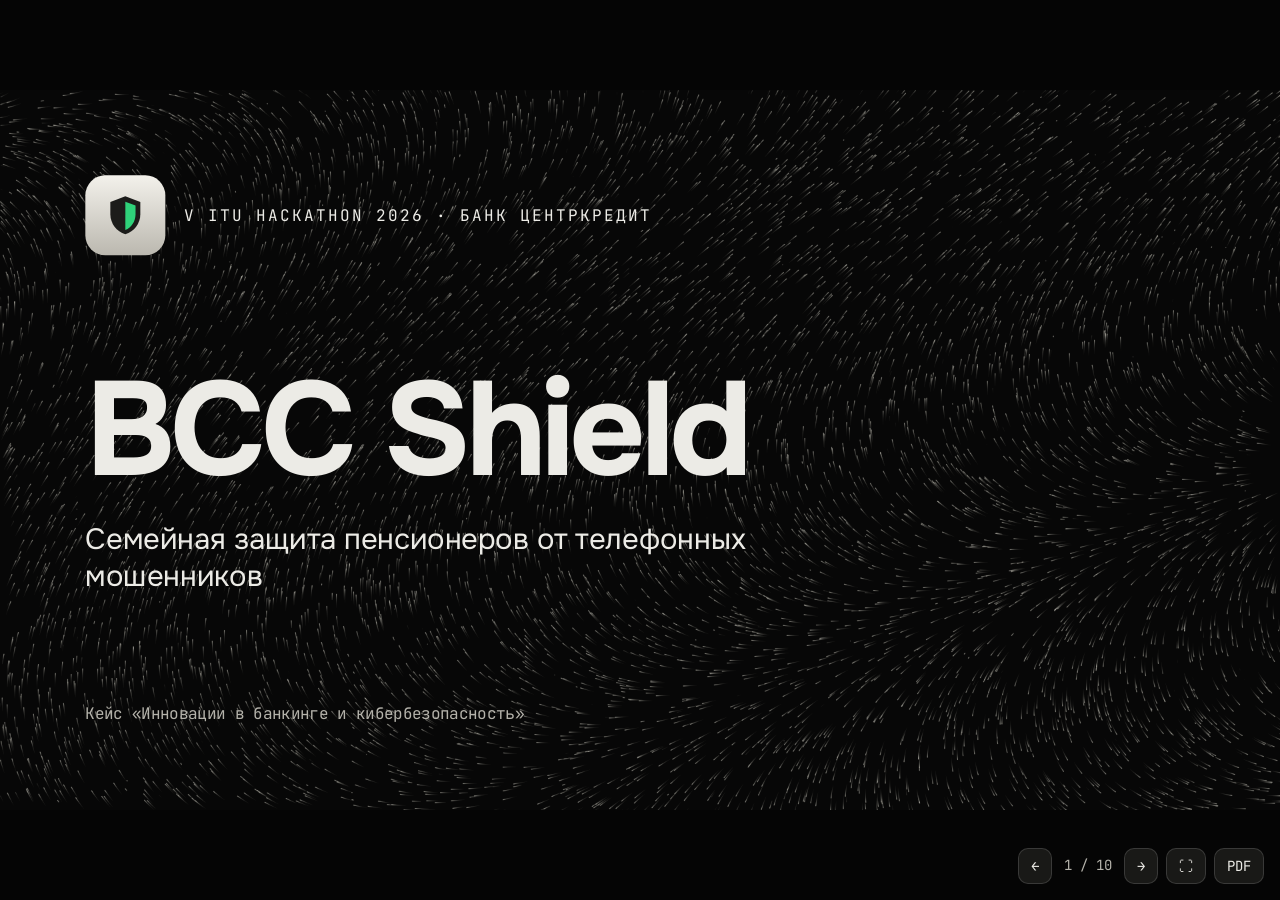
<file: static/pitch/index.html>
<!doctype html><html lang="ru"><head><meta charset="utf-8"><meta name="viewport" content="width=device-width,initial-scale=1">
<title>BCC Shield — презентация</title><link rel="icon" href="/favicon.ico">
<style>
@font-face{font-family:'Onest';src:url(Onest.ttf) format('truetype');font-weight:100 900}
@font-face{font-family:'JetBrains Mono';src:url(JetBrainsMono.ttf) format('truetype');font-weight:100 800}
html,body{margin:0;height:100%;background:#050505;overflow:hidden}
#stage{position:absolute;left:50%;top:50%;width:1920px;height:1080px;transform-origin:0 0}
#stage>section{position:absolute;inset:0;isolation:isolate;width:1920px;height:1080px;overflow:hidden;opacity:0;visibility:hidden;transition:opacity .45s ease}
#stage>section.active{opacity:1;visibility:visible}
h1,h2,h3,p{margin:0} table{border-collapse:collapse} th,td{padding:.35em .6em;text-align:left;border-bottom:1px solid rgba(255,255,255,.12)}
aside{display:none} .bgtex,.emb{z-index:-1}
:root {
  --bg: #0d0d0c;
  --bg2: #141412;
  --surface: #1b1b19;
  --line: rgba(255, 255, 255, .12);
  --text: #ecebe6;
  --muted: #b4b2aa;
  --faint: #8d8b83;
  --accent: #2fd27a;
  --accent-ink: #0a1a11;
  --danger: #ff5c4d;
  --warn: #f2b33d;
  --violet: #c9a7ff;
}

body { font-family: 'Onest', Arial, sans-serif; color: var(--text); }

section {
  padding: 128px;
  background: var(--bg);
  color: var(--text);
  display: flex;
  flex-direction: column;
  box-sizing: border-box;
  counter-increment: page;
}
section.alt { background: var(--bg2); }
section.foot { padding: 128px 128px 160px; }

/* type scale: 160 / 72 / 40 / 30 / 24 */
h1 { font-size: 160px; font-weight: 700; line-height: 1; letter-spacing: -6px; color: var(--text); }
h2 { font-size: 72px; font-weight: 600; line-height: 1.08; letter-spacing: -2px; color: var(--text); }
h3 { font-size: 40px; font-weight: 600; line-height: 1.15; letter-spacing: -.5px; color: var(--text); }
p { font-size: 30px; line-height: 1.4; color: var(--muted); }

.eyebrow {
  font-family: 'JetBrains Mono', 'Courier New', monospace;
  font-size: 24px; line-height: 1.2; letter-spacing: 4px; text-transform: uppercase; color: var(--accent);
}
.head { display: flex; flex-direction: column; gap: 24px; }
.mono { font-family: 'JetBrains Mono', 'Courier New', monospace; }
.small { font-size: 24px; line-height: 1.35; }
.white { color: var(--text); }
.green { color: var(--accent); }
.red { color: var(--danger); }
.amber { color: var(--warn); }

.source {
  position: absolute; left: 128px; bottom: 64px; width: 1664px;
  font-family: 'JetBrains Mono', 'Courier New', monospace; font-size: 24px; line-height: 1.2; color: var(--faint);
}

.card {
  background: rgba(24, 24, 22, .72); backdrop-filter: blur(14px); border: 1px solid rgba(255, 255, 255, .1); border-radius: 28px; padding: 44px;
  box-shadow: 0 20px 60px rgba(0, 0, 0, .35);
  display: flex; flex-direction: column; gap: 18px; box-sizing: border-box;
}
.card .num { font-family: 'JetBrains Mono', 'Courier New', monospace; font-size: 24px; color: var(--accent); letter-spacing: 2px; }
.card .lbl { font-size: 30px; line-height: 1.4; color: var(--muted); }
.card .lbl24 { font-size: 24px; line-height: 1.4; color: var(--muted); }

.big { font-size: 160px; font-weight: 700; line-height: 1; letter-spacing: -6px; color: var(--text); }
.big.green { color: var(--accent); }
.big.red { color: var(--danger); }
.unit { font-size: 72px; font-weight: 600; letter-spacing: -2px; line-height: 1; color: var(--muted); }

.pill {
  font-family: 'JetBrains Mono', 'Courier New', monospace; font-size: 24px; line-height: 1;
  padding: 12px 20px; border-radius: 999px; border: 1px solid var(--line); color: var(--muted);
  align-self: flex-start;
}
.pill.red { color: var(--danger); border: 1px solid rgba(255, 92, 77, .45); background: rgba(255, 92, 77, .1); }
.pill.green { color: var(--accent); border: 1px solid rgba(47, 210, 122, .45); background: rgba(47, 210, 122, .1); }
.pill.amber { color: var(--warn); border: 1px solid rgba(242, 179, 61, .45); background: rgba(242, 179, 61, .1); }

/* phone mockups */
.phone {
  width: 350px; background: #0d0d0c; border: 10px solid #262623; border-radius: 56px;
  box-shadow: 0 30px 90px rgba(0, 0, 0, .55);
  padding: 34px 26px 30px; box-sizing: border-box; display: flex; flex-direction: column; gap: 18px;
}
.phone.danger { background: linear-gradient(180deg, #8d1a10 0%, #4a0b06 100%); }
.phone .t-xl { font-size: 40px; font-weight: 700; line-height: 1.08; letter-spacing: -1px; color: #fff4f1; }
.phone .t { font-size: 24px; line-height: 1.3; color: rgba(255, 244, 241, .85); }
.phone .btn { font-size: 24px; font-weight: 600; text-align: center; padding: 18px 10px; border-radius: 18px; }
.btn.white { background: #f6f1ee; color: #7a1109; }
.btn.ghost { background: rgba(255, 255, 255, .1); color: #f6f1ee; border: 1px solid rgba(255, 255, 255, .2); }
.btn.ok { background: rgba(47, 210, 122, .14); color: var(--accent); }
.btn.no { background: rgba(255, 92, 77, .16); color: var(--danger); }
.bubble { background: #1f2a23; border-radius: 22px; padding: 22px; display: flex; flex-direction: column; gap: 10px; }
.bubble .t { color: #e9efe9; }

/* tables */
table { font-size: 30px; color: var(--text); width: 100%; }
tr.hd { background: var(--surface); }

/* step row */
.steps { display: flex; gap: 20px; }
.step { flex: 1; display: flex; flex-direction: column; gap: 14px; }
.bar { height: 6px; border-radius: 3px; background: var(--line); }
.bar.on { background: var(--accent); }
.bar.hot { background: var(--danger); }

/* motion: rise on arrival, staged with --i */
@keyframes rise { from { opacity: 0; transform: translateY(28px); } }
@keyframes fadein { from { opacity: 0; } }
.r { animation: rise .6s cubic-bezier(.2, .7, .2, 1) both; animation-delay: calc(var(--i, 0) * 100ms); }
.f { animation: fadein .9s ease-out both; animation-delay: calc(var(--i, 0) * 100ms); }

@property --n { syntax: '<integer>'; inherits: false; initial-value: 0 }
@keyframes count { from { --n: 0 } }
.n { animation: count 1.2s ease-out both }

/* green statement slide */
section.accent { background: var(--accent); color: var(--accent-ink); justify-content: center; }
section.accent h2 { color: var(--accent-ink); font-size: 96px; line-height: 1.06; letter-spacing: -3px; }
section.accent .eyebrow { color: var(--accent-ink); }

/* cover */
section.cover { justify-content: space-between; }
.logo { width: 120px; height: 120px; border-radius: 30px; background: linear-gradient(180deg, #f3f1eb, #bbb8af); display: flex; align-items: center; justify-content: center; }

/* flow diagram */
.node { flex: 1; background: rgba(24, 24, 22, .72); backdrop-filter: blur(14px); border: 1px solid var(--line); border-radius: 24px; padding: 32px; display: flex; flex-direction: column; gap: 12px; }
.node.hl { border: 1px solid rgba(47, 210, 122, .55); background: #14251b; }
.arrow { width: 56px; height: 28px; align-self: center; flex: none; background: #4a4a45; }

/* sand texture backdrop, the same flow field as the site */
.bgtex { position: absolute; left: 0; top: 0; width: 1920px; height: 1080px; object-fit: cover; }
section.black { background: #0a0a09; }
.lyr { display: flex; gap: 28px; align-items: baseline; padding: 22px 0; border-top: 1px solid rgba(255, 255, 255, .12); }
.lyr .k { font-family: 'JetBrains Mono', 'Courier New', monospace; font-size: 24px; color: var(--accent); width: 44px; flex: none; }
.lyr .tt { font-size: 30px; font-weight: 600; color: var(--text); line-height: 1.25; width: 330px; flex: none; }
.lyr .dd { font-size: 24px; line-height: 1.35; color: var(--muted); flex: 1; }
.qr { background: #ecebe6; border-radius: 36px; padding: 36px; display: flex; flex-direction: column; align-items: center; gap: 20px; box-shadow: 0 0 120px rgba(47, 210, 122, .25); }
.qr p { font-size: 24px; color: #0d0d0c; font-family: 'JetBrains Mono', 'Courier New', monospace; }

section:not(.active) .r, section:not(.active) .f, section:not(.active) .n{animation:none}
.ui{position:fixed;bottom:16px;right:16px;display:flex;gap:8px;z-index:9;font:14px 'JetBrains Mono',monospace;color:#b4b2aa}
.ui a,.ui button{background:rgba(30,30,28,.85);border:1px solid rgba(255,255,255,.14);color:#ecebe6;border-radius:10px;padding:8px 12px;cursor:pointer;text-decoration:none;font:inherit}
.ui span{padding:8px 4px}
@media print{.ui{display:none}}
</style></head><body>
<div id="stage">
<section id="cover" class="cover" data-transition="fade">
<iframe class="emb" style="border:0;position:absolute;left:0;top:0;width:1920px;height:1080px" srcdoc="&lt;style&gt;html,body{margin:0;height:100%;background:#0d0d0c;overflow:hidden}canvas{display:block;width:100%;height:100%}&lt;/style&gt;&lt;canvas id=&quot;c&quot;&gt;&lt;/canvas&gt;&lt;script&gt;
var c=document.getElementById(&#x27;c&#x27;),x=c.getContext(&#x27;2d&#x27;),W,H,P=[],t=0;
function rs(){W=c.width=innerWidth;H=c.height=innerHeight;x.fillStyle=&#x27;#0d0d0c&#x27;;x.fillRect(0,0,W,H);P=[];var n=Math.round(W*H/300);for(var i=0;i&lt;n;i++)P.push([Math.random()*W,Math.random()*H,Math.random()*400|0]);}
function f(px,py){var s=1.6/W;return Math.sin(px*s+Math.sin(py*s*1.3+t*.2)*2.2)+Math.cos(py*s*1.1-t*.15)*.8;}
function step(){t+=.004;x.fillStyle=&#x27;rgba(13,13,12,0.07)&#x27;;x.fillRect(0,0,W,H);x.fillStyle=&#x27;rgba(225,222,210,0.42)&#x27;;
for(var i=0;i&lt;P.length;i++){var p=P[i],a=f(p[0],p[1])*Math.PI;p[0]+=Math.cos(a)*.6*W/1920;p[1]+=Math.sin(a)*.6*W/1920;
if(--p[2]&lt;0||p[0]&lt;0||p[0]&gt;W||p[1]&lt;0||p[1]&gt;H){p[0]=Math.random()*W;p[1]=Math.random()*H;p[2]=200+Math.random()*300|0;}
x.fillRect(p[0],p[1],1.2,1.2);}requestAnimationFrame(step);}
rs();addEventListener(&#x27;resize&#x27;,rs);step();
&lt;/script&gt;" loading="eager"></iframe>
<div style="display:flex;align-items:center;gap:28px" class="r"><div class="logo"><svg aria-label="Логотип BCC Shield" width="72" height="72" viewBox="0 0 24 24" fill="none"><path d="M12 2.5 4.5 5.3v6.1c0 4.6 3.1 8.6 7.5 10.1 4.4-1.5 7.5-5.5 7.5-10.1V5.3L12 2.5Z" fill="#1c1c1a"/><path d="M12 5.2v14.1c3.1-1.3 5.1-4.4 5.1-7.9V7.1L12 5.2Z" fill="#2fd27a"/></svg></div><p class="eyebrow" style="color:var(--text)">V ITU Hackathon 2026 · Банк ЦентрКредит</p></div>
<div style="display:flex;flex-direction:column;gap:36px">
<h1 class="r" style="--i:1;font-size:200px;letter-spacing:-8px">BCC Shield</h1>
<p class="r" style="--i:2;font-size:44px;line-height:1.25;color:var(--text);width:1200px">Семейная защита пенсионеров от телефонных мошенников</p>
</div>
<p class="r mono small" style="--i:3;color:var(--muted)">Кейс «Инновации в банкинге и кибербезопасность»</p>
</section><section id="problem" class="foot">
<img class="bgtex" src="sand-bg.jpg" alt="">
<div class="head"><p class="eyebrow r">Проблема</p><h2 class="r" style="--i:1;width:1400px">Казахстанцы сами отдают деньги мошенникам</h2></div>
<div style="flex:1"></div>
<div style="display:flex;gap:96px;align-items:flex-end">
<div class="r" style="--i:2;display:flex;flex-direction:column;gap:20px;width:640px">
<div style="display:flex;align-items:flex-end;gap:20px"><p class="big n red" style="font-size:200px;letter-spacing:-8px">45</p><p class="unit" style="padding-bottom:14px">млрд ₸</p></div>
<p>потеряли жители Казахстана из-за интернет-мошенников в 2024 году</p></div>
<div class="r" style="--i:3;display:flex;flex-direction:column;gap:20px;width:560px">
<div style="display:flex;align-items:flex-end;gap:12px"><p class="big n" style="font-size:200px;letter-spacing:-8px">98</p><p class="unit" style="padding-bottom:14px">%</p></div>
<p>случаев: жертва сама передала данные или деньги</p></div>
</div>
<div style="flex:1"></div>
<div class="r" style="--i:4;border-top:1px solid var(--line);padding-top:36px"><p style="width:1500px">Банк видит обычную операцию: клиент сам вошёл в приложение, сам взял кредит и сам подтвердил перевод. Антифрод не за что зацепить.</p></div>
<p class="source">Источник: МВД РК на форуме Digital Almaty 2025 (finratings.kz)</p>
</section><section id="thesis" class="black">
<iframe class="emb" style="border:0;position:absolute;left:1000px;top:0;width:920px;height:1080px" srcdoc="&lt;style&gt;html,body{margin:0;height:100%;background:transparent;overflow:hidden}
.st{position:absolute;inset:0;display:flex;align-items:center;justify-content:center;perspective:1600px}
.glow{position:absolute;width:86vmin;height:86vmin;border-radius:50%;background:radial-gradient(closest-side,rgba(47,210,122,.42),rgba(47,210,122,.10) 55%,rgba(47,210,122,0))}
.fl{position:absolute;width:62vmin;height:6vmin;bottom:9vmin;border-radius:50%;background:radial-gradient(closest-side,rgba(47,210,122,.35),rgba(47,210,122,0))}
.sh{position:relative;width:58vmin;height:72vmin;transform-style:preserve-3d;animation:sway 10s ease-in-out infinite alternate}
.sh svg{position:absolute;left:0;top:0;width:100%;height:100%;backface-visibility:visible}
@keyframes sway{from{transform:rotateY(-32deg) rotateX(10deg)}to{transform:rotateY(32deg) rotateX(-6deg)}}
&lt;/style&gt;
&lt;div class=&quot;st&quot;&gt;&lt;div class=&quot;glow&quot;&gt;&lt;/div&gt;&lt;div class=&quot;fl&quot;&gt;&lt;/div&gt;&lt;div class=&quot;sh&quot; id=&quot;s&quot;&gt;&lt;/div&gt;&lt;/div&gt;
&lt;script&gt;
var O=&#x27;M12 2.5 4.5 5.3v6.1c0 4.6 3.1 8.6 7.5 10.1 4.4-1.5 7.5-5.5 7.5-10.1V5.3L12 2.5Z&#x27;,
G=&#x27;M12 5.2v14.1c3.1-1.3 5.1-4.4 5.1-7.9V7.1L12 5.2Z&#x27;,
L=&#x27;M12 5.2v14.1c-3.1-1.3-5.1-4.4-5.1-7.9V7.1L12 5.2Z&#x27;,VB=&#x27;4.1 2.1 15.8 19.9&#x27;,N=34,D=0.55,h=&#x27;&#x27;;
var s=document.getElementById(&#x27;s&#x27;);
for(var i=0;i&lt;N;i++){var z=(i-(N-1)/2)*D,k=i/(N-1),e=Math.abs(k-.5)*2,
c=&#x27;rgb(&#x27;+Math.round(70+60*e)+&#x27;,&#x27;+Math.round(78+64*e)+&#x27;,&#x27;+Math.round(72+56*e)+&#x27;)&#x27;;
h+=&#x27;&lt;svg viewBox=&quot;&#x27;+VB+&#x27;&quot; style=&quot;transform:translateZ(&#x27;+z.toFixed(2)+&#x27;vmin)&quot;&gt;&lt;path d=&quot;&#x27;+O+&#x27;&quot; fill=&quot;&#x27;+c+&#x27;&quot;/&gt;&lt;/svg&gt;&#x27;;}
var z=((N-1)/2*D+.05).toFixed(2);
h+=&#x27;&lt;svg viewBox=&quot;&#x27;+VB+&#x27;&quot; style=&quot;transform:translateZ(&#x27;+z+&#x27;vmin)&quot;&gt;&lt;defs&gt;&#x27;+
&#x27;&lt;linearGradient id=&quot;p&quot; x1=&quot;0&quot; y1=&quot;0&quot; x2=&quot;1&quot; y2=&quot;1&quot;&gt;&lt;stop offset=&quot;0&quot; stop-color=&quot;#fbfaf6&quot;/&gt;&lt;stop offset=&quot;.45&quot; stop-color=&quot;#d9d6cd&quot;/&gt;&lt;stop offset=&quot;.7&quot; stop-color=&quot;#a9a69c&quot;/&gt;&lt;stop offset=&quot;1&quot; stop-color=&quot;#ecebe5&quot;/&gt;&lt;/linearGradient&gt;&#x27;+
&#x27;&lt;linearGradient id=&quot;g&quot; x1=&quot;0&quot; y1=&quot;0&quot; x2=&quot;.3&quot; y2=&quot;1&quot;&gt;&lt;stop offset=&quot;0&quot; stop-color=&quot;#8ff7c0&quot;/&gt;&lt;stop offset=&quot;.5&quot; stop-color=&quot;#2fd27a&quot;/&gt;&lt;stop offset=&quot;1&quot; stop-color=&quot;#127a43&quot;/&gt;&lt;/linearGradient&gt;&#x27;+
&#x27;&lt;linearGradient id=&quot;d&quot; x1=&quot;0&quot; y1=&quot;0&quot; x2=&quot;0&quot; y2=&quot;1&quot;&gt;&lt;stop offset=&quot;0&quot; stop-color=&quot;#2a2a27&quot;/&gt;&lt;stop offset=&quot;1&quot; stop-color=&quot;#121211&quot;/&gt;&lt;/linearGradient&gt;&#x27;+
&#x27;&lt;linearGradient id=&quot;w&quot; x1=&quot;0&quot; y1=&quot;0&quot; x2=&quot;1&quot; y2=&quot;0&quot;&gt;&lt;stop offset=&quot;0&quot; stop-color=&quot;#fff&quot; stop-opacity=&quot;.55&quot;/&gt;&lt;stop offset=&quot;1&quot; stop-color=&quot;#fff&quot; stop-opacity=&quot;0&quot;/&gt;&lt;/linearGradient&gt;&lt;/defs&gt;&#x27;+
&#x27;&lt;path d=&quot;&#x27;+O+&#x27;&quot; fill=&quot;url(#p)&quot;/&gt;&lt;path d=&quot;&#x27;+O+&#x27;&quot; fill=&quot;none&quot; stroke=&quot;#fff&quot; stroke-opacity=&quot;.7&quot; stroke-width=&quot;.12&quot;/&gt;&#x27;+
&#x27;&lt;path d=&quot;&#x27;+L+&#x27;&quot; fill=&quot;url(#d)&quot;/&gt;&lt;path d=&quot;&#x27;+G+&#x27;&quot; fill=&quot;url(#g)&quot;/&gt;&#x27;+
&#x27;&lt;path d=&quot;M5.2 5.8 12 3.2v2l-5.4 2v3.2c0 .6.1 1.2.2 1.8L5.2 9Z&quot; fill=&quot;url(#w)&quot; opacity=&quot;.8&quot;/&gt;&lt;/svg&gt;&#x27;;
h=&#x27;&lt;svg viewBox=&quot;&#x27;+VB+&#x27;&quot; style=&quot;transform:translateZ(-&#x27;+z+&#x27;vmin) rotateY(180deg)&quot;&gt;&lt;path d=&quot;&#x27;+O+&#x27;&quot; fill=&quot;#8d8a82&quot;/&gt;&lt;/svg&gt;&#x27;+h;
s.innerHTML=h;
&lt;/script&gt;
" loading="eager"></iframe>
<div style="width:900px;display:flex;flex-direction:column;gap:40px;flex:1">
<p class="eyebrow r">Идея</p>
<h2 class="r" style="--i:1;font-size:64px;letter-spacing:-2px">Мошенник уговаривает одного человека. BCC&#160;Shield подключает семью.</h2>
<div style="flex:1"></div>
<div style="display:flex;flex-direction:column">
<div class="lyr r" style="--i:2"><p class="k">01</p><p class="tt">Видит звонок</p><p class="dd">Незнакомый номер, 12 минут, AnyDesk. Без записи</p></div>
<div class="lyr r" style="--i:3"><p class="k">02</p><p class="tt">Останавливает деньги</p><p class="dd">Перевод, кредит, наличные, депозит</p></div>
<div class="lyr r" style="--i:4"><p class="k">03</p><p class="tt">Зовёт семью</p><p class="dd">Решение сына в Telegram</p></div>
<div class="lyr r" style="--i:5"><p class="k">04</p><p class="tt">Ловит дропов</p><p class="dd">Приманка при AnyDesk, граф, Антифрод-центр</p></div>
</div>
</div>
</section><section id="flow" class="foot">
<img class="bgtex" src="sand-bg.jpg" alt="">
<div class="head"><p class="eyebrow r">Как это работает</p><h2 class="r" style="--i:1">От звонка до решения семьи</h2></div>
<div style="flex:1"></div>
<div style="display:flex;gap:12px;align-items:stretch">
<div class="node r" style="--i:2;padding:28px;gap:14px"><p class="mono small green">01</p><h3 style="font-size:32px">Звонок</h3><p class="small">Телефон сообщает банку: незнакомый номер, 12 минут</p></div><svg class="arrow-svg" viewBox="0 0 40 22" style="flex:none;align-self:center;width:40px;height:22px;" aria-hidden="true"><path d="M0 7h24V0l16 11-16 11v-7H0z" fill="#8d8b83"/></svg>
<div class="node r" style="--i:3;padding:28px;gap:14px"><p class="mono small green">02</p><h3 style="font-size:32px">Риск звонка</h3><p class="small">Контекст звонка и сигнал оператора. Жёлтый экран с 50%, красный с 80%</p></div><svg class="arrow-svg" viewBox="0 0 40 22" style="flex:none;align-self:center;width:40px;height:22px;" aria-hidden="true"><path d="M0 7h24V0l16 11-16 11v-7H0z" fill="#8d8b83"/></svg>
<div class="node r hl" style="--i:4;padding:28px;gap:14px"><p class="mono small green">03</p><h3 style="font-size:32px">Пауза</h3><p class="small">Перевод, кредит, наличные и депозит ждут решения</p></div><svg class="arrow-svg" viewBox="0 0 40 22" style="flex:none;align-self:center;width:40px;height:22px;" aria-hidden="true"><path d="M0 7h24V0l16 11-16 11v-7H0z" fill="#8d8b83"/></svg>
<div class="node r" style="--i:5;padding:28px;gap:14px"><p class="mono small green">04</p><h3 style="font-size:32px">Семья решает</h3><p class="small">Запрос в Telegram. Нет ответа — 5 минут охлаждения</p></div><svg class="arrow-svg" viewBox="0 0 40 22" style="flex:none;align-self:center;width:40px;height:22px;" aria-hidden="true"><path d="M0 7h24V0l16 11-16 11v-7H0z" fill="#8d8b83"/></svg>
<div class="node r" style="--i:6;padding:28px;gap:14px"><p class="mono small green">05</p><h3 style="font-size:32px">Граф дропов</h3><p class="small">Отклонённая карта → вся сеть → Антифрод-центр</p></div>
</div>
<div style="flex:1"></div>
<div style="display:flex;gap:24px">
<div class="card r" style="--i:7;flex:1;padding:32px;gap:10px"><p class="white" style="font-size:30px;font-weight:600">Обычная жизнь не страдает</p><p class="small">Звонит сын — риск 0. Курьер на минуту — тишина. Перевод сыну 40 000 ₸ проходит сразу.</p></div>
<div class="card r" style="--i:8;flex:1;padding:32px;gap:10px"><p class="white" style="font-size:30px;font-weight:600">Разговор не записываем</p><p class="small">iOS CallKit и Android дают только факт звонка. Сигнал операторов для Антифрод-центра мы уже принимаем.</p></div>
</div>
<p class="source">Сигнал оператора: проект поправок Нацбанка РК, февраль 2026 (finratings.kz)</p>
</section><section id="kaspi" class="foot">
<img class="bgtex" src="sand-bg.jpg" alt="">
<div class="head"><p class="eyebrow r">Отличие от Kaspi</p><h2 class="r" style="--i:1">У Kaspi семья подтверждает сумму. У нас семья видит мошенника</h2></div>
<div style="flex:1"></div>
<div style="display:flex;flex-direction:column">
<div class="r" style="--i:2;display:flex;gap:48px;padding:0 0 18px">
<p class="mono small" style="width:300px;flex:none"></p>
<p class="mono small" style="width:560px;flex:none;color:var(--faint)">KASPI · С ОКТЯБРЯ 2025</p>
<p class="mono small green" style="flex:1">BCC SHIELD</p>
</div>
<div class="r" style="--i:3;display:flex;gap:48px;padding:22px 0;border-top:1px solid var(--line)">
<p class="white" style="width:300px;flex:none;font-weight:600">Когда срабатывает</p>
<p style="width:560px;flex:none">Крупное снятие наличных, международный перевод</p>
<p class="white" style="flex:1">12 минут на звонке с незнакомым номером, кредит и сразу перевод, карта-дроппер</p>
</div>
<div class="r" style="--i:4;display:flex;gap:48px;padding:22px 0;border-top:1px solid var(--line)">
<p class="white" style="width:300px;flex:none;font-weight:600">Когда узнаёт семья</p>
<p style="width:560px;flex:none">В момент операции</p>
<p class="white" style="flex:1">Ещё во время звонка: «У мамы подозрительный звонок, 12 мин»</p>
</div>
<div class="r" style="--i:5;display:flex;gap:48px;padding:22px 0;border-top:1px solid var(--line)">
<p class="white" style="width:300px;flex:none;font-weight:600">Что видит сын</p>
<p style="width:560px;flex:none">Операцию и две кнопки</p>
<p class="white" style="flex:1">Почему: схема, риск звонка, «на карту переводили 5 незнакомых людей»</p>
</div>
<div class="r" style="--i:6;display:flex;gap:48px;padding:22px 0;border-top:1px solid var(--line)">
<p class="white" style="width:300px;flex:none;font-weight:600">После отказа</p>
<p style="width:560px;flex:none">Операция отменена</p>
<p class="green" style="flex:1">Карта помечена в графе — защищены все клиенты БЦК</p>
</div>
</div>
<p class="source">Kaspi: digitalbusiness.kz, 03.10.2025. У БЦК такой функции пока нет</p>
</section><section id="decoy" class="foot black">
<img class="bgtex" src="sand-bg.jpg" alt="">
<div class="head"><p class="eyebrow r">Новое: режим приманки</p><h2 class="r" style="--i:1;width:1500px">Мошенник видит «перевод выполнен». Деньги остаются у Сауле</h2></div>
<div style="flex:1"></div>
<div style="display:flex;gap:72px;align-items:center">
<div style="flex:1;display:flex;flex-direction:column">
<div class="lyr r" style="--i:2;align-items:flex-start"><p class="k">01</p><div style="display:flex;flex-direction:column;gap:6px;flex:1"><p class="tt" style="width:auto">«Установите AnyDesk»</p><p class="dd">Экран видит мошенник, поэтому тревог на нём нет. Предупреждаем семью</p></div></div>
<div class="lyr r" style="--i:3;align-items:flex-start"><p class="k">02</p><div style="display:flex;flex-direction:column;gap:6px;flex:1"><p class="tt" style="width:auto">Перевод «выполнен»</p><p class="dd">Деньги на месте. Номер карты мошенник ввёл сам — он уходит в Антифрод-центр</p></div></div>
<div class="lyr r" style="--i:4;align-items:flex-start"><p class="k">03</p><div style="display:flex;flex-direction:column;gap:6px;flex:1"><p class="tt" style="width:auto">«Не дошло, вот другая карта»</p><p class="dd">Ловим и её. Один звонок сдаёт сеть дропов</p></div></div>
<div class="lyr r" style="--i:5;align-items:flex-start"><p class="k">04</p><div style="display:flex;flex-direction:column;gap:6px;flex:1"><p class="tt" style="width:auto">AnyDesk закрыт</p><p class="dd">Сауле видит правду: «Это была ловушка»</p></div></div>
</div>
<div class="r" style="--i:4;display:flex;gap:32px;align-items:flex-start">
<div style="display:flex;flex-direction:column;gap:20px;align-items:center">
<div class="phone" style="width:330px;align-items:center;text-align:center;padding-top:48px;padding-bottom:40px">
<div style="width:72px;height:72px;border-radius:36px;background:rgba(47,210,122,.14);display:flex;align-items:center;justify-content:center"><svg aria-label="Галочка" width="36" height="36" viewBox="0 0 24 24" fill="none" stroke="#2fd27a" stroke-width="2.6" stroke-linecap="round" stroke-linejoin="round"><path d="M5 12.5l4.5 4.5L19 7.5"/></svg></div>
<p class="t-xl" style="font-size:32px">Перевод выполнен</p>
<p class="t" style="font-size:30px;font-weight:600;color:#fff4f1">2 000 000 ₸</p>
<p class="t">Kaspi •• 4417</p>
</div>
<p class="mono small" style="color:var(--danger)">Видит мошенник</p>
</div>
<div style="display:flex;flex-direction:column;gap:20px;align-items:center">
<div class="phone" style="width:330px">
<p class="t" style="color:var(--muted)">@BCCshieldbot</p>
<div class="bubble">
<p class="t" style="color:#fff;font-weight:600">🪤 Приманка сработала</p>
<p class="t">Мошенник думает, что 2 млн ушли. Деньги на месте, Kaspi •• 4417 в Антифрод-центре</p>
</div>
<p class="btn ok">Позвонить маме</p>
</div>
<p class="mono small green">Видит сын</p>
</div>
</div>
</div>
<p class="source">Только при открытом удалённом доступе. Подменный экран требует согласования с юристами банка и НБРК</p>
</section><section id="family" class="alt">
<img class="bgtex" src="sand-bg.jpg" alt="">
<div style="display:flex;gap:96px;flex:1">
<div style="flex:1;display:flex;flex-direction:column">
<div class="head"><p class="eyebrow r">Главная функция</p><h2 class="r" style="--i:1">Как подключить доверенное лицо</h2></div>
<div style="flex:1"></div>
<div style="display:flex;flex-direction:column">
<div class="lyr r" style="--i:2;align-items:flex-start;padding:24px 0"><p class="k" style="padding-top:4px">01</p><div style="display:flex;flex-direction:column;gap:8px;flex:1"><p class="tt" style="width:auto">Сауле добавляет сына</p><p class="dd">Имя, кем приходится, телефон и правила: порог суммы, новые получатели, кредиты</p></div></div>
<div class="lyr r" style="--i:3;align-items:flex-start;padding:24px 0"><p class="k" style="padding-top:4px">02</p><div style="display:flex;flex-direction:column;gap:8px;flex:1"><p class="tt" style="width:auto">Семья разрешает</p><p class="dd">Если доверенное лицо уже есть, нового одобряет оно — «сотрудника банка» не добавить</p></div></div>
<div class="lyr r" style="--i:4;align-items:flex-start;padding:24px 0"><p class="k" style="padding-top:4px">03</p><div style="display:flex;flex-direction:column;gap:8px;flex:1"><p class="tt" style="width:auto">Сын принимает в Telegram</p><p class="dd">Ссылка-приглашение → бот → «Поделиться номером»: номер должен совпасть</p></div></div>
<div class="lyr r" style="--i:5;align-items:flex-start;padding:24px 0"><p class="k" style="padding-top:4px">04</p><div style="display:flex;flex-direction:column;gap:8px;flex:1"><p class="tt" style="width:auto">Щит работает</p><p class="dd">Сын видит все переводы и решает по рискованным. До 5 доверенных лиц</p></div></div>
</div>
</div>
<div class="r" style="--i:3;display:flex;align-items:center">
<div class="phone" style="width:400px">
<p class="t" style="color:var(--muted)">@BCCshieldbot</p>
<div class="bubble">
<p class="t" style="color:#fff;font-weight:600">Сауле Ахметова приглашает вас стать доверенным лицом (сын)</p>
<p class="t">Вы будете подтверждать:<br>• переводы от 100 000 ₸<br>• новых получателей<br>• кредиты и займы</p>
</div>
<p class="btn ok">Принять</p>
<p class="btn" style="background:#2a2a27;color:#ecebe6">Поделиться номером</p>
<p class="t" style="font-size:24px;color:var(--faint);text-align:center">Номер сверяется с приглашением</p>
</div>
</div>
</div>
</section><section id="screens" class="alt">
<img class="bgtex" src="sand-bg.jpg" alt="">
<div class="head"><p class="eyebrow r">Продукт</p><h2 class="r" style="--i:1">Что видят Сауле и её сын</h2></div>
<div style="flex:1;display:flex;align-items:center;justify-content:space-between;margin-top:40px">
<div class="r" style="--i:2;display:flex;gap:48px;align-items:center">
<div class="phone danger">
<div style="width:64px;height:64px;border-radius:32px;background:#ff5c4d;display:flex;align-items:center;justify-content:center"><svg viewBox="0 0 24 24" style="color:#fff;width:36px;height:36px" fill="none" stroke="currentColor" stroke-width="2.4" stroke-linecap="round"><path d="M12 8v5M12 16.5v.5"/><path d="M10.3 3.9 2.6 17.3A2 2 0 0 0 4.3 20h15.4a2 2 0 0 0 1.7-2.7L13.7 3.9a2 2 0 0 0-3.4 0Z"/></svg></div>
<p class="t-xl">СТОП. Вам звонят мошенники</p>
<p class="t">Незнакомый номер · 12 мин · открыт AnyDesk</p>
<p class="t">Банк никогда не просит переводить деньги.</p>
<p class="btn white">Положить трубку</p>
</div>
<div style="display:flex;flex-direction:column;gap:16px;width:300px"><p class="eyebrow" style="color:var(--danger)">Сауле, 67</p><p>Красный экран прямо во время звонка. Режим защиты включён.</p></div>
</div>
<div class="r" style="--i:4;display:flex;gap:48px;align-items:center">
<div style="display:flex;flex-direction:column;gap:16px;width:300px;text-align:right"><p class="eyebrow">Айдар, сын</p><p>Запрос в Telegram с причинами и двумя кнопками.</p></div>
<div class="phone">
<p class="t" style="color:var(--muted)">@BCCshieldbot</p>
<div class="bubble">
<p class="t" style="font-weight:600;color:#fff">Нужно ваше решение</p>
<p class="t">Сауле переводит 2 млн ₸ на Kaspi •• 4417</p>
<p class="t" style="color:#ffb1a8">• Звонок с незнакомого номера, 12 мин<br>• На карту переводили 5 незнакомых людей</p>
</div>
<p class="btn ok">Подтвердить</p>
<p class="btn no">Отклонить</p>
</div>
</div>
</div>
</section><section id="engine">
<img class="bgtex" src="sand-bg.jpg" alt="">
<div class="head"><p class="eyebrow r">Движок риска</p><h2 class="r" style="--i:1">Каждый балл объяснён</h2></div>
<div style="flex:1"></div>
<div style="display:flex;gap:64px;align-items:center">
<div class="card r" style="--i:2;flex:1;padding:36px">
<table style="font-size:28px">
<tr class="hd"><th style="width:84%">Перевод 2 000 000 ₸ на Kaspi •• 4417</th><th style="text-align:right">Баллы</th></tr>
<tr><td>Звонок: незнакомый номер, 12 мин, открыт AnyDesk</td><td style="text-align:right;color:var(--danger)">+52</td></tr>
<tr><td>Получатель связан с дроп-сетью</td><td style="text-align:right;color:var(--danger)">+30</td></tr>
<tr><td>Новый получатель, сумма в 89 раз больше обычной</td><td style="text-align:right">+30</td></tr>
<tr><td>Клиент 60+, реквизиты из буфера, форма за 3 секунды</td><td style="text-align:right">+15</td></tr>
</table></div>
<div class="r" style="--i:3;width:420px;display:flex;flex-direction:column;gap:20px">
<p class="big red n" style="font-size:200px;letter-spacing:-8px">100</p>
<p class="pill red">высокий риск → пауза</p>
<p class="small">До 40 — проходит. 40–70 — три вопроса. Выше 70 — решает семья.</p>
</div>
</div>
<div style="flex:1"></div>
<div class="r" style="--i:4;display:flex;align-items:center;gap:14px;flex-wrap:wrap">
<p class="small white" style="margin-right:8px">Через этот же движок:</p>
<p class="pill" style="color:var(--text)">Перевод</p><p class="pill" style="color:var(--text)">Кредит</p><p class="pill" style="color:var(--text)">Снятие наличных</p><p class="pill" style="color:var(--text)">Закрытие депозита</p>

</div>
</section><section id="thanks" style="flex-direction:row;align-items:stretch;gap:96px">
<iframe class="emb" style="border:0;position:absolute;left:0;top:0;width:1920px;height:1080px" srcdoc="&lt;style&gt;html,body{margin:0;height:100%;background:#0d0d0c;overflow:hidden}canvas{display:block;width:100%;height:100%}&lt;/style&gt;&lt;canvas id=&quot;c&quot;&gt;&lt;/canvas&gt;&lt;script&gt;
var c=document.getElementById(&#x27;c&#x27;),x=c.getContext(&#x27;2d&#x27;),W,H,P=[],t=0;
function rs(){W=c.width=innerWidth;H=c.height=innerHeight;x.fillStyle=&#x27;#0d0d0c&#x27;;x.fillRect(0,0,W,H);P=[];var n=Math.round(W*H/300);for(var i=0;i&lt;n;i++)P.push([Math.random()*W,Math.random()*H,Math.random()*400|0]);}
function f(px,py){var s=1.6/W;return Math.sin(px*s+Math.sin(py*s*1.3+t*.2)*2.2)+Math.cos(py*s*1.1-t*.15)*.8;}
function step(){t+=.004;x.fillStyle=&#x27;rgba(13,13,12,0.07)&#x27;;x.fillRect(0,0,W,H);x.fillStyle=&#x27;rgba(225,222,210,0.42)&#x27;;
for(var i=0;i&lt;P.length;i++){var p=P[i],a=f(p[0],p[1])*Math.PI;p[0]+=Math.cos(a)*.6*W/1920;p[1]+=Math.sin(a)*.6*W/1920;
if(--p[2]&lt;0||p[0]&lt;0||p[0]&gt;W||p[1]&lt;0||p[1]&gt;H){p[0]=Math.random()*W;p[1]=Math.random()*H;p[2]=200+Math.random()*300|0;}
x.fillRect(p[0],p[1],1.2,1.2);}requestAnimationFrame(step);}
rs();addEventListener(&#x27;resize&#x27;,rs);step();
&lt;/script&gt;" loading="eager"></iframe>
<div style="flex:1;display:flex;flex-direction:column;justify-content:space-between">
<div style="display:flex;align-items:center;gap:28px" class="r"><div class="logo"><svg aria-label="Логотип BCC Shield" width="72" height="72" viewBox="0 0 24 24" fill="none"><path d="M12 2.5 4.5 5.3v6.1c0 4.6 3.1 8.6 7.5 10.1 4.4-1.5 7.5-5.5 7.5-10.1V5.3L12 2.5Z" fill="#1c1c1a"/><path d="M12 5.2v14.1c3.1-1.3 5.1-4.4 5.1-7.9V7.1L12 5.2Z" fill="#2fd27a"/></svg></div><p class="eyebrow" style="color:var(--text)">BCC Shield</p></div>
<div style="display:flex;flex-direction:column;gap:40px">
<h1 class="r" style="--i:1;font-size:200px;letter-spacing:-8px">Спасибо</h1>
<p class="r mono" style="--i:2;font-size:32px;line-height:1.55;color:var(--text)"><a href="https://bcc-shield.onrender.com" style="color:inherit;text-decoration:none">bcc-shield.onrender.com</a><br><a href="https://www.youtube.com/watch?v=NZdKt6uT3Gs" style="color:var(--accent);text-decoration:none">youtu.be/NZdKt6uT3Gs — видео</a><br><a href="https://github.com/RootVandal/BCCShield" style="color:inherit;text-decoration:none">github.com/RootVandal/BCCShield</a><br>@BCCshieldbot</p>
</div>
<p class="r small" style="--i:3;color:var(--muted)">Команда «Anthropic»</p>
</div>
<div class="r" style="--i:2;display:flex;align-items:center"><div class="qr"><svg aria-label="QR-код: bcc-shield.onrender.com" width="300" height="300" viewBox="0 0 29 29" xmlns="http://www.w3.org/2000/svg" shape-rendering="crispEdges"><path d="M0 0h1v1h-1zM1 0h1v1h-1zM2 0h1v1h-1zM3 0h1v1h-1zM4 0h1v1h-1zM5 0h1v1h-1zM6 0h1v1h-1zM8 0h1v1h-1zM9 0h1v1h-1zM10 0h1v1h-1zM11 0h1v1h-1zM12 0h1v1h-1zM15 0h1v1h-1zM16 0h1v1h-1zM18 0h1v1h-1zM19 0h1v1h-1zM20 0h1v1h-1zM22 0h1v1h-1zM23 0h1v1h-1zM24 0h1v1h-1zM25 0h1v1h-1zM26 0h1v1h-1zM27 0h1v1h-1zM28 0h1v1h-1zM0 1h1v1h-1zM6 1h1v1h-1zM8 1h1v1h-1zM10 1h1v1h-1zM11 1h1v1h-1zM14 1h1v1h-1zM15 1h1v1h-1zM17 1h1v1h-1zM18 1h1v1h-1zM20 1h1v1h-1zM22 1h1v1h-1zM28 1h1v1h-1zM0 2h1v1h-1zM2 2h1v1h-1zM3 2h1v1h-1zM4 2h1v1h-1zM6 2h1v1h-1zM9 2h1v1h-1zM11 2h1v1h-1zM12 2h1v1h-1zM13 2h1v1h-1zM14 2h1v1h-1zM15 2h1v1h-1zM18 2h1v1h-1zM22 2h1v1h-1zM24 2h1v1h-1zM25 2h1v1h-1zM26 2h1v1h-1zM28 2h1v1h-1zM0 3h1v1h-1zM2 3h1v1h-1zM3 3h1v1h-1zM4 3h1v1h-1zM6 3h1v1h-1zM8 3h1v1h-1zM9 3h1v1h-1zM16 3h1v1h-1zM17 3h1v1h-1zM20 3h1v1h-1zM22 3h1v1h-1zM24 3h1v1h-1zM25 3h1v1h-1zM26 3h1v1h-1zM28 3h1v1h-1zM0 4h1v1h-1zM2 4h1v1h-1zM3 4h1v1h-1zM4 4h1v1h-1zM6 4h1v1h-1zM9 4h1v1h-1zM12 4h1v1h-1zM13 4h1v1h-1zM19 4h1v1h-1zM22 4h1v1h-1zM24 4h1v1h-1zM25 4h1v1h-1zM26 4h1v1h-1zM28 4h1v1h-1zM0 5h1v1h-1zM6 5h1v1h-1zM9 5h1v1h-1zM12 5h1v1h-1zM14 5h1v1h-1zM17 5h1v1h-1zM18 5h1v1h-1zM19 5h1v1h-1zM22 5h1v1h-1zM28 5h1v1h-1zM0 6h1v1h-1zM1 6h1v1h-1zM2 6h1v1h-1zM3 6h1v1h-1zM4 6h1v1h-1zM5 6h1v1h-1zM6 6h1v1h-1zM8 6h1v1h-1zM10 6h1v1h-1zM12 6h1v1h-1zM14 6h1v1h-1zM16 6h1v1h-1zM18 6h1v1h-1zM20 6h1v1h-1zM22 6h1v1h-1zM23 6h1v1h-1zM24 6h1v1h-1zM25 6h1v1h-1zM26 6h1v1h-1zM27 6h1v1h-1zM28 6h1v1h-1zM8 7h1v1h-1zM9 7h1v1h-1zM13 7h1v1h-1zM14 7h1v1h-1zM17 7h1v1h-1zM19 7h1v1h-1zM0 8h1v1h-1zM2 8h1v1h-1zM3 8h1v1h-1zM5 8h1v1h-1zM6 8h1v1h-1zM7 8h1v1h-1zM9 8h1v1h-1zM10 8h1v1h-1zM11 8h1v1h-1zM13 8h1v1h-1zM14 8h1v1h-1zM16 8h1v1h-1zM17 8h1v1h-1zM18 8h1v1h-1zM22 8h1v1h-1zM25 8h1v1h-1zM27 8h1v1h-1zM28 8h1v1h-1zM0 9h1v1h-1zM1 9h1v1h-1zM2 9h1v1h-1zM3 9h1v1h-1zM4 9h1v1h-1zM7 9h1v1h-1zM8 9h1v1h-1zM15 9h1v1h-1zM16 9h1v1h-1zM18 9h1v1h-1zM19 9h1v1h-1zM20 9h1v1h-1zM22 9h1v1h-1zM23 9h1v1h-1zM24 9h1v1h-1zM28 9h1v1h-1zM3 10h1v1h-1zM4 10h1v1h-1zM6 10h1v1h-1zM7 10h1v1h-1zM8 10h1v1h-1zM9 10h1v1h-1zM10 10h1v1h-1zM11 10h1v1h-1zM12 10h1v1h-1zM14 10h1v1h-1zM15 10h1v1h-1zM17 10h1v1h-1zM18 10h1v1h-1zM26 10h1v1h-1zM27 10h1v1h-1zM0 11h1v1h-1zM1 11h1v1h-1zM2 11h1v1h-1zM5 11h1v1h-1zM7 11h1v1h-1zM9 11h1v1h-1zM11 11h1v1h-1zM13 11h1v1h-1zM14 11h1v1h-1zM15 11h1v1h-1zM20 11h1v1h-1zM21 11h1v1h-1zM23 11h1v1h-1zM24 11h1v1h-1zM28 11h1v1h-1zM0 12h1v1h-1zM2 12h1v1h-1zM4 12h1v1h-1zM5 12h1v1h-1zM6 12h1v1h-1zM8 12h1v1h-1zM10 12h1v1h-1zM11 12h1v1h-1zM16 12h1v1h-1zM17 12h1v1h-1zM19 12h1v1h-1zM25 12h1v1h-1zM26 12h1v1h-1zM0 13h1v1h-1zM2 13h1v1h-1zM3 13h1v1h-1zM5 13h1v1h-1zM7 13h1v1h-1zM8 13h1v1h-1zM10 13h1v1h-1zM12 13h1v1h-1zM13 13h1v1h-1zM17 13h1v1h-1zM19 13h1v1h-1zM22 13h1v1h-1zM23 13h1v1h-1zM26 13h1v1h-1zM27 13h1v1h-1zM28 13h1v1h-1zM0 14h1v1h-1zM1 14h1v1h-1zM2 14h1v1h-1zM4 14h1v1h-1zM5 14h1v1h-1zM6 14h1v1h-1zM7 14h1v1h-1zM12 14h1v1h-1zM14 14h1v1h-1zM18 14h1v1h-1zM19 14h1v1h-1zM23 14h1v1h-1zM24 14h1v1h-1zM26 14h1v1h-1zM27 14h1v1h-1zM28 14h1v1h-1zM0 15h1v1h-1zM1 15h1v1h-1zM2 15h1v1h-1zM3 15h1v1h-1zM5 15h1v1h-1zM8 15h1v1h-1zM10 15h1v1h-1zM11 15h1v1h-1zM13 15h1v1h-1zM15 15h1v1h-1zM19 15h1v1h-1zM20 15h1v1h-1zM21 15h1v1h-1zM24 15h1v1h-1zM27 15h1v1h-1zM0 16h1v1h-1zM2 16h1v1h-1zM5 16h1v1h-1zM6 16h1v1h-1zM7 16h1v1h-1zM8 16h1v1h-1zM10 16h1v1h-1zM12 16h1v1h-1zM18 16h1v1h-1zM19 16h1v1h-1zM20 16h1v1h-1zM21 16h1v1h-1zM23 16h1v1h-1zM24 16h1v1h-1zM25 16h1v1h-1zM27 16h1v1h-1zM3 17h1v1h-1zM4 17h1v1h-1zM5 17h1v1h-1zM9 17h1v1h-1zM10 17h1v1h-1zM12 17h1v1h-1zM13 17h1v1h-1zM18 17h1v1h-1zM23 17h1v1h-1zM25 17h1v1h-1zM26 17h1v1h-1zM27 17h1v1h-1zM0 18h1v1h-1zM3 18h1v1h-1zM5 18h1v1h-1zM6 18h1v1h-1zM8 18h1v1h-1zM9 18h1v1h-1zM10 18h1v1h-1zM17 18h1v1h-1zM18 18h1v1h-1zM21 18h1v1h-1zM22 18h1v1h-1zM23 18h1v1h-1zM26 18h1v1h-1zM3 19h1v1h-1zM5 19h1v1h-1zM8 19h1v1h-1zM9 19h1v1h-1zM10 19h1v1h-1zM15 19h1v1h-1zM16 19h1v1h-1zM17 19h1v1h-1zM21 19h1v1h-1zM23 19h1v1h-1zM26 19h1v1h-1zM1 20h1v1h-1zM2 20h1v1h-1zM5 20h1v1h-1zM6 20h1v1h-1zM7 20h1v1h-1zM8 20h1v1h-1zM11 20h1v1h-1zM13 20h1v1h-1zM15 20h1v1h-1zM16 20h1v1h-1zM17 20h1v1h-1zM19 20h1v1h-1zM20 20h1v1h-1zM21 20h1v1h-1zM22 20h1v1h-1zM23 20h1v1h-1zM24 20h1v1h-1zM25 20h1v1h-1zM26 20h1v1h-1zM8 21h1v1h-1zM9 21h1v1h-1zM10 21h1v1h-1zM13 21h1v1h-1zM14 21h1v1h-1zM15 21h1v1h-1zM17 21h1v1h-1zM18 21h1v1h-1zM20 21h1v1h-1zM24 21h1v1h-1zM25 21h1v1h-1zM26 21h1v1h-1zM27 21h1v1h-1zM28 21h1v1h-1zM0 22h1v1h-1zM1 22h1v1h-1zM2 22h1v1h-1zM3 22h1v1h-1zM4 22h1v1h-1zM5 22h1v1h-1zM6 22h1v1h-1zM8 22h1v1h-1zM11 22h1v1h-1zM12 22h1v1h-1zM13 22h1v1h-1zM16 22h1v1h-1zM18 22h1v1h-1zM19 22h1v1h-1zM20 22h1v1h-1zM22 22h1v1h-1zM24 22h1v1h-1zM25 22h1v1h-1zM27 22h1v1h-1zM0 23h1v1h-1zM6 23h1v1h-1zM8 23h1v1h-1zM10 23h1v1h-1zM20 23h1v1h-1zM24 23h1v1h-1zM25 23h1v1h-1zM27 23h1v1h-1zM0 24h1v1h-1zM2 24h1v1h-1zM3 24h1v1h-1zM4 24h1v1h-1zM6 24h1v1h-1zM9 24h1v1h-1zM10 24h1v1h-1zM11 24h1v1h-1zM12 24h1v1h-1zM14 24h1v1h-1zM17 24h1v1h-1zM20 24h1v1h-1zM21 24h1v1h-1zM22 24h1v1h-1zM23 24h1v1h-1zM24 24h1v1h-1zM26 24h1v1h-1zM28 24h1v1h-1zM0 25h1v1h-1zM2 25h1v1h-1zM3 25h1v1h-1zM4 25h1v1h-1zM6 25h1v1h-1zM8 25h1v1h-1zM9 25h1v1h-1zM10 25h1v1h-1zM11 25h1v1h-1zM13 25h1v1h-1zM14 25h1v1h-1zM15 25h1v1h-1zM16 25h1v1h-1zM17 25h1v1h-1zM20 25h1v1h-1zM21 25h1v1h-1zM23 25h1v1h-1zM24 25h1v1h-1zM25 25h1v1h-1zM27 25h1v1h-1zM0 26h1v1h-1zM2 26h1v1h-1zM3 26h1v1h-1zM4 26h1v1h-1zM6 26h1v1h-1zM8 26h1v1h-1zM10 26h1v1h-1zM11 26h1v1h-1zM12 26h1v1h-1zM14 26h1v1h-1zM17 26h1v1h-1zM20 26h1v1h-1zM23 26h1v1h-1zM26 26h1v1h-1zM28 26h1v1h-1zM0 27h1v1h-1zM6 27h1v1h-1zM10 27h1v1h-1zM11 27h1v1h-1zM14 27h1v1h-1zM16 27h1v1h-1zM20 27h1v1h-1zM25 27h1v1h-1zM27 27h1v1h-1zM0 28h1v1h-1zM1 28h1v1h-1zM2 28h1v1h-1zM3 28h1v1h-1zM4 28h1v1h-1zM5 28h1v1h-1zM6 28h1v1h-1zM8 28h1v1h-1zM10 28h1v1h-1zM12 28h1v1h-1zM13 28h1v1h-1zM14 28h1v1h-1zM15 28h1v1h-1zM18 28h1v1h-1zM19 28h1v1h-1zM20 28h1v1h-1zM21 28h1v1h-1zM23 28h1v1h-1zM27 28h1v1h-1z" fill="#0d0d0c"/></svg><p>Открыть демо</p></div></div>
</section>
</div>
<div class="ui"><button onclick="go(-1)" aria-label="Назад">←</button><span id="pg"></span><button onclick="go(1)" aria-label="Вперёд">→</button>
<button onclick="document.documentElement.requestFullscreen&&document.documentElement.requestFullscreen()">⛶</button><a href="BCC_Shield_pitch.pdf" download>PDF</a></div>
<script>
var S=[].slice.call(document.querySelectorAll('#stage>section')),i=0,st=document.getElementById('stage');
function fit(){var k=Math.min(innerWidth/1920,innerHeight/1080);st.style.transform='scale('+k+') translate(-50%,-50%)';}
function show(n){i=Math.max(0,Math.min(S.length-1,n));S.forEach(function(s,j){s.classList.toggle('active',j===i)});document.getElementById('pg').textContent=(i+1)+' / '+S.length;history.replaceState(null,'','#'+(i+1));}
function go(d){show(i+d)}
addEventListener('keydown',function(e){if(['ArrowRight','PageDown',' ','Enter'].indexOf(e.key)>=0)go(1);else if(['ArrowLeft','PageUp','Backspace'].indexOf(e.key)>=0)go(-1);else if(e.key==='Home')show(0);else if(e.key==='End')show(S.length-1);});
var x0=null;addEventListener('touchstart',function(e){x0=e.touches[0].clientX});addEventListener('touchend',function(e){if(x0===null)return;var dx=e.changedTouches[0].clientX-x0;if(Math.abs(dx)>40)go(dx<0?1:-1);x0=null});
st.addEventListener('click',function(e){if(!e.target.closest('a'))go(e.clientX>innerWidth/2?1:-1)});
addEventListener('resize',fit);fit();show((parseInt(location.hash.slice(1))||1)-1);
</script></body></html>
</file>
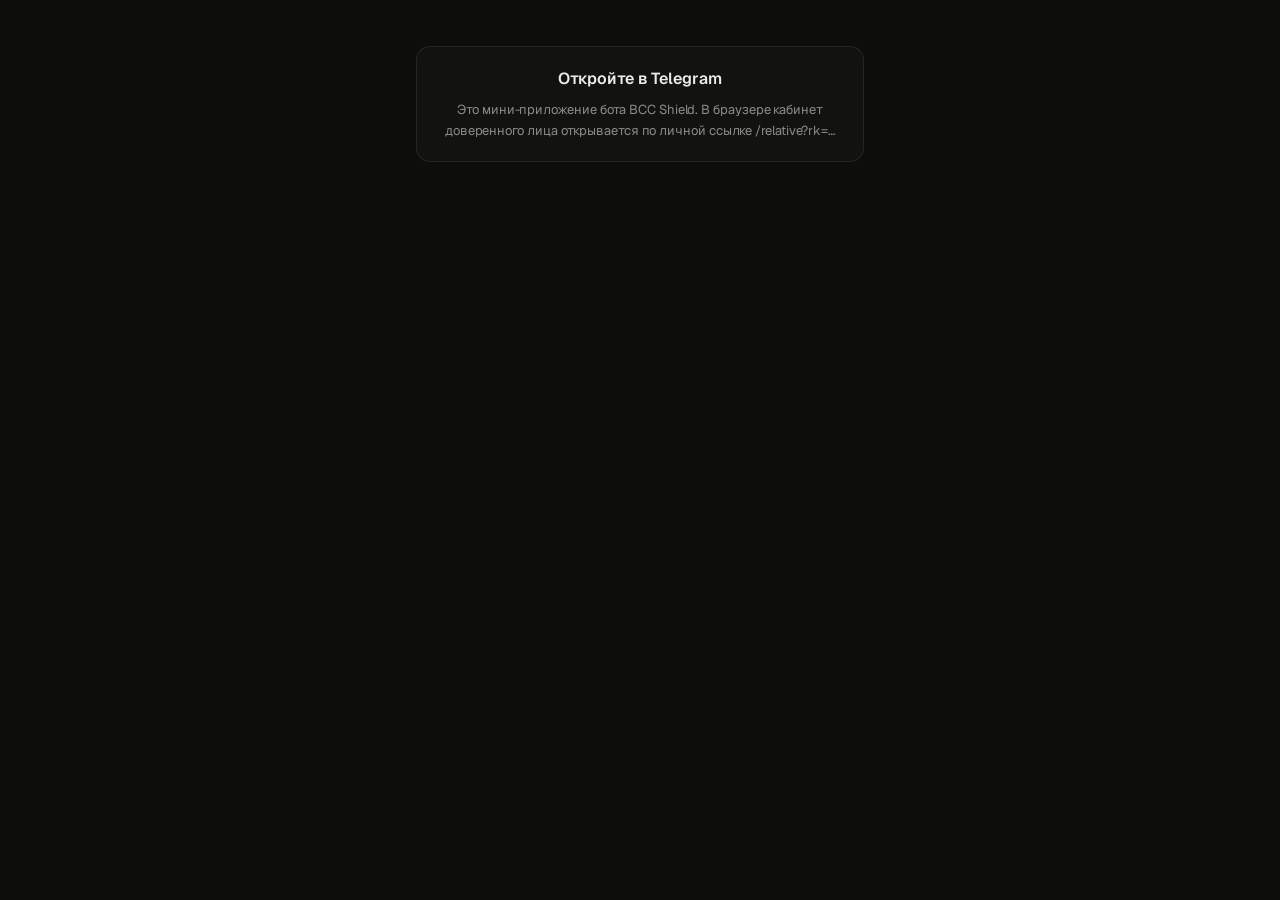
<file: static/tg.html>
<!doctype html>
<html lang="ru">
<head>
  <meta charset="utf-8">
  <meta name="viewport" content="width=device-width, initial-scale=1, viewport-fit=cover, maximum-scale=1">
  <title>BCC Shield · Семья</title>
  <!-- Telegram Mini App SDK: provides the signed initData; the page only works inside Telegram -->
  <script src="https://telegram.org/js/telegram-web-app.js"></script>
  <link rel="stylesheet" href="/static/css/fonts.css">
  <link rel="stylesheet" href="/static/css/app.css">
  <link rel="stylesheet" href="/static/css/tailwind.css">
  <style>
    html, body { background: #0d0d0c; min-height: 100%; }
    body { overflow-x: hidden; overscroll-behavior-y: none; }
    main { max-width: 480px; margin: 0 auto; padding: 14px 16px calc(24px + env(safe-area-inset-bottom)); }
  </style>
</head>
<body>
  <main><div id="app"></div></main>
  <script src="/static/js/common.js"></script>
  <script src="/static/js/family.js"></script>
  <script>
    if (TG) {
      TG.ready(); TG.expand();
      try { TG.setHeaderColor("#0d0d0c"); TG.setBackgroundColor("#0d0d0c"); } catch (_) {}
      startFamily();
    } else {
      document.getElementById("app").innerHTML = `<div class="card p-5 mt-8 text-center"><div class="text-[16px] font-semibold">Откройте в Telegram</div>
        <p class="text-[13px] muted mt-2 leading-relaxed">Это мини-приложение бота BCC Shield. В браузере кабинет доверенного лица открывается по личной ссылке /relative?rk=…</p></div>`;
    }
  </script>
</body>
</html>
</file>
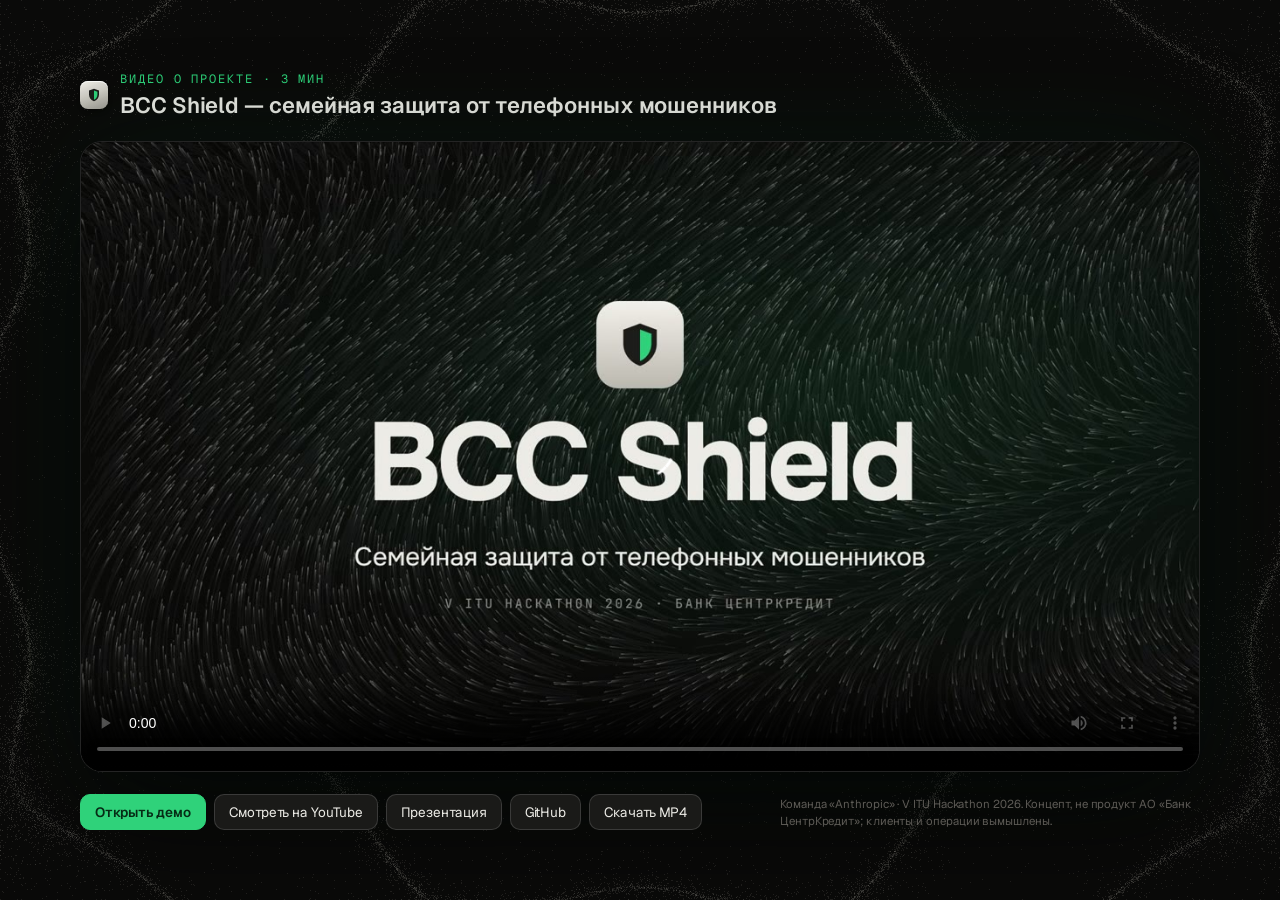
<file: static/video.html>
<!doctype html>
<html lang="ru">
<head>
  <meta charset="utf-8">
  <meta name="viewport" content="width=device-width, initial-scale=1">
  <title>Видео · BCC Shield</title>
  <meta name="description" content="BCC Shield — семейная защита пенсионеров от телефонных мошенников. Видео о проекте, 3 минуты.">
  <link rel="icon" href="/favicon.ico">
  <link rel="stylesheet" href="/static/css/fonts.css">
  <link rel="stylesheet" href="/static/css/app.css">
  <link rel="stylesheet" href="/static/css/tailwind.css">
  <style>
    .wrap { position: relative; z-index: 1; min-height: 100vh; display: flex; flex-direction: column; align-items: center; justify-content: center; padding: 32px 16px; gap: 22px; }
    .frame { width: min(1120px, 100%); border-radius: 22px; overflow: hidden; border: 1px solid var(--line-strong);
      box-shadow: 0 40px 120px rgba(0,0,0,.7), 0 0 120px rgba(47,210,122,.08); background: #000; }
    video { display: block; width: 100%; aspect-ratio: 16 / 9; background: #000; }
    .row { width: min(1120px, 100%); display: flex; align-items: center; justify-content: space-between; gap: 16px; flex-wrap: wrap; }
    .eyebrow { font-family: "Geist Mono", monospace; font-size: 12px; letter-spacing: .16em; text-transform: uppercase; color: var(--accent); }
    .links { display: flex; gap: 8px; flex-wrap: wrap; }
    .links a { height: 36px; padding: 0 14px; border-radius: 10px; border: 1px solid var(--line-strong); background: var(--surface-2);
      display: inline-flex; align-items: center; gap: 7px; font-size: 13.5px; color: var(--text); }
    .links a:hover { background: var(--surface-3); }
    .links a.primary { background: var(--accent); border-color: var(--accent); color: var(--accent-ink); font-weight: 600; }
  </style>
</head>
<body>
  <canvas class="sand" id="sand" aria-hidden="true" style="opacity:.6"></canvas>
  <main class="wrap">
    <div class="row">
      <div class="flex items-center gap-3">
        <div class="app-icon sm"><svg width="16" height="16" viewBox="0 0 24 24" fill="none"><path d="M12 2.5 4.5 5.3v6.1c0 4.6 3.1 8.6 7.5 10.1 4.4-1.5 7.5-5.5 7.5-10.1V5.3L12 2.5Z" fill="#1c1c1a"/><path d="M12 5.2v14.1c3.1-1.3 5.1-4.4 5.1-7.9V7.1L12 5.2Z" fill="#2fd27a"/></svg></div>
        <div><div class="eyebrow">Видео о проекте · 3 мин</div>
          <h1 class="text-[22px] font-semibold leading-tight mt-1">BCC Shield — семейная защита от телефонных мошенников</h1></div>
      </div>
    </div>
    <div class="frame">
      <video controls preload="metadata" playsinline poster="/static/video/poster.jpg">
        <source src="/static/video/BCC_Shield_promo.mp4" type="video/mp4">
        Ваш браузер не показывает видео. <a href="/static/video/BCC_Shield_promo.mp4">Скачать MP4</a>.
      </video>
    </div>
    <div class="row">
      <div class="links">
        <a class="primary" href="/client?c=1">Открыть демо</a>
        <a href="https://www.youtube.com/watch?v=NZdKt6uT3Gs" target="_blank" rel="noopener">Смотреть на YouTube</a>
        <a href="/pitch">Презентация</a>
        <a href="https://github.com/RootVandal/BCCShield" target="_blank" rel="noopener">GitHub</a>
        <a href="/static/video/BCC_Shield_promo.mp4" download>Скачать MP4</a>
      </div>
      <p class="text-[11.5px] faint max-w-[420px]">Команда «Anthropic» · V ITU Hackathon 2026. Концепт, не продукт АО «Банк ЦентрКредит»; клиенты и операции вымышлены.</p>
    </div>
  </main>
  <script src="/static/js/sand.js"></script>
  <script>startSand(document.getElementById("sand"), { density: 0.7, alpha: 0.7 });</script>
</body>
</html>
</file>
<file: static/css/fonts.css>
/* Geist and Geist Mono (SIL Open Font License, see /static/vendor/fonts/OFL-Geist.txt), served locally
   so the demo works without internet. Variable fonts: one file covers weights 100–900. */
@font-face { font-family: "Geist"; src: url("/static/vendor/fonts/Geist-Variable.woff2") format("woff2");
  font-weight: 100 900; font-style: normal; font-display: swap; }
@font-face { font-family: "Geist Mono"; src: url("/static/vendor/fonts/GeistMono-Variable.woff2") format("woff2");
  font-weight: 100 900; font-style: normal; font-display: swap; }
</file>
<file: static/css/app.css>
:root {
  --bg: #0a0a09;
  --surface: #121211;
  --surface-2: #1a1a18;
  --surface-3: #232320;
  --line: rgba(255, 255, 255, 0.08);
  --line-strong: rgba(255, 255, 255, 0.14);
  --text: #ecebe6;
  --muted: #8d8b84;
  --faint: #5d5b56;
  --pale: #dcd9d2;
  --pale-hover: #e8e5df;
  --ink: #141412;
  --accent: #2fd27a;
  --accent-dim: rgba(47, 210, 122, 0.14);
  --accent-ink: #062b15;
  --warn: #f2b33d;
  --warn-dim: rgba(242, 179, 61, 0.14);
  --danger: #ff5c4d;
  --danger-dim: rgba(255, 92, 77, 0.14);
  --radius: 14px;
  color-scheme: dark;
}

* { box-sizing: border-box; }
html, body { margin: 0; background: var(--bg); color: var(--text); }
body {
  font-family: "Geist", ui-sans-serif, system-ui, -apple-system, "Segoe UI", sans-serif;
  -webkit-font-smoothing: antialiased;
  font-feature-settings: "ss01", "tnum";
  letter-spacing: -0.005em;
}
.mono { font-family: "Geist Mono", ui-monospace, SFMono-Regular, Menlo, monospace; }
.num { font-variant-numeric: tabular-nums; }
.muted { color: var(--muted); }
.faint { color: var(--faint); }
a { color: inherit; }
.link { text-decoration: underline; text-decoration-color: var(--faint); text-underline-offset: 3px; cursor: pointer; }
.link:hover { text-decoration-color: var(--text); }

/* sand background */
canvas.sand { position: fixed; inset: 0; width: 100vw; height: 100vh; z-index: 0; display: block; }
.vignette { position: fixed; inset: 0; z-index: 0; pointer-events: none;
  background: radial-gradient(circle at 50% 50%, rgba(10,10,9,0.97) 0, rgba(10,10,9,0.9) 190px, rgba(10,10,9,0.45) 330px, rgba(10,10,9,0) 520px),
    radial-gradient(ellipse at 50% 50%, rgba(10,10,9,0) 55%, rgba(10,10,9,0.55) 100%); }
.grain-logo { display: block; filter: drop-shadow(0 0 14px rgba(236,233,225,0.12)); }

/* app icon like a glossy tile */
.app-icon {
  width: 64px; height: 64px; border-radius: 16px; display: grid; place-items: center;
  background: linear-gradient(160deg, #f4f2ec 0%, #cfccc4 48%, #9e9b93 100%);
  box-shadow: inset 0 1px 0 rgba(255,255,255,0.9), inset 0 -2px 6px rgba(0,0,0,0.25), 0 10px 30px rgba(0,0,0,0.6);
}
.app-icon.sm { width: 28px; height: 28px; border-radius: 8px; box-shadow: inset 0 1px 0 rgba(255,255,255,0.9), 0 2px 8px rgba(0,0,0,0.5); }

/* buttons */
.btn { display: inline-flex; align-items: center; justify-content: center; gap: 8px; height: 40px; padding: 0 16px;
  border-radius: 10px; font-size: 14px; font-weight: 500; border: 1px solid var(--line-strong); background: var(--surface-2);
  color: var(--text); cursor: pointer; transition: background .15s, transform .05s, border-color .15s; white-space: nowrap; }
.btn:hover { background: var(--surface-3); }
.btn:active { transform: scale(0.985); }
.btn:disabled { opacity: .45; cursor: not-allowed; }
.btn-pale { background: var(--pale); color: var(--ink); border-color: transparent; }
.btn-pale:hover { background: var(--pale-hover); }
.btn-accent { background: var(--accent); color: var(--accent-ink); border-color: transparent; font-weight: 600; }
.btn-accent:hover { filter: brightness(1.06); background: var(--accent); }
.btn-danger { background: var(--danger); color: #fff; border-color: transparent; font-weight: 600; }
.btn-danger:hover { filter: brightness(1.06); background: var(--danger); }
.btn-ghost { background: transparent; }
.btn-sm { height: 30px; padding: 0 10px; font-size: 12.5px; border-radius: 8px; }
.btn-lg { height: 48px; font-size: 15px; border-radius: 12px; }
.btn-block { width: 100%; }
.dot { width: 18px; height: 18px; border-radius: 999px; background: var(--accent); display: inline-grid; place-items: center; }
.dot svg { width: 11px; height: 11px; }

/* surfaces */
.card { background: var(--surface); border: 1px solid var(--line); border-radius: var(--radius); }
.card-2 { background: var(--surface-2); border: 1px solid var(--line); border-radius: 12px; }
.hair { border-color: var(--line); }
.label { font-size: 11px; letter-spacing: .06em; text-transform: uppercase; color: var(--muted); font-weight: 500; }
.input { width: 100%; height: 44px; padding: 0 14px; border-radius: 10px; border: 1px solid var(--line-strong);
  background: var(--surface-2); color: var(--text); font-size: 15px; outline: none; font-family: inherit; }
.input:focus { border-color: var(--accent); box-shadow: 0 0 0 3px var(--accent-dim); }
.chip { display: inline-flex; align-items: center; gap: 6px; height: 26px; padding: 0 10px; border-radius: 999px;
  font-size: 12px; border: 1px solid var(--line-strong); color: var(--muted); background: transparent; cursor: pointer; }
.chip.on { background: var(--text); color: var(--ink); border-color: transparent; }
.pill { display: inline-flex; align-items: center; gap: 5px; padding: 2px 8px; border-radius: 999px; font-size: 11px; font-weight: 500; }
.pill::before { content: ""; width: 6px; height: 6px; border-radius: 999px; background: currentColor; }
.pill.low, .pill.completed, .pill.decoy, .pill.decoy_done { color: var(--accent); background: var(--accent-dim); }
.pill.medium, .pill.cooling, .pill.pending_relative { color: var(--warn); background: var(--warn-dim); }
.pill.high, .pill.rejected, .pill.blocked { color: var(--danger); background: var(--danger-dim); }
.pill.neutral { color: var(--muted); background: rgba(255,255,255,.06); }
.hit { background: rgba(255, 92, 77, 0.2); color: #ffb1a8; border-radius: 4px; padding: 0 2px; }

/* phone frame */
.phone-stage { position: relative; z-index: 1; min-height: 100vh; display: flex; align-items: center; justify-content: center; padding: 24px 16px; gap: 40px; }
.phone { width: 390px; max-width: 100%; height: min(844px, calc(100vh - 48px)); min-height: 640px; border-radius: 46px; background: #0d0d0c;
  border: 1px solid var(--line-strong); box-shadow: 0 0 0 8px #050505, 0 0 0 9px rgba(255,255,255,0.06), 0 40px 120px rgba(0,0,0,0.8);
  position: relative; overflow: hidden; display: flex; flex-direction: column; }
.phone-notch { position: absolute; top: 10px; left: 50%; transform: translateX(-50%); width: 112px; height: 30px; border-radius: 20px; background: #000; z-index: 60; }
.phone-status { height: 50px; flex: none; display: flex; align-items: flex-end; justify-content: space-between; padding: 0 28px 6px; font-size: 13px; font-weight: 600; }
.phone-body { flex: 1; overflow-y: auto; overflow-x: hidden; scrollbar-width: none; position: relative; }
.phone-body::-webkit-scrollbar { display: none; }
@media (max-width: 440px) {
  .phone-stage { padding: 0; }
  .phone { border-radius: 0; height: 100vh; min-height: 100vh; box-shadow: none; border: 0; }
  .phone-notch { display: none; }
  .side-note { display: none !important; }
}

/* overlays inside phone */
.overlay { position: absolute; inset: 0; z-index: 50; display: flex; flex-direction: column; animation: fadein .2s ease; }
.sheet { position: absolute; left: 0; right: 0; bottom: 0; z-index: 50; background: var(--surface); border-top: 1px solid var(--line-strong);
  border-radius: 24px 24px 0 0; padding: 22px 20px 28px; animation: up .25s cubic-bezier(.2,.8,.2,1); max-height: 92%; overflow-y: auto; }
.scrim { position: absolute; inset: 0; z-index: 49; background: rgba(0,0,0,0.55); animation: fadein .2s ease; }
@keyframes fadein { from { opacity: 0 } to { opacity: 1 } }
@keyframes up { from { transform: translateY(40px); opacity: 0 } to { transform: none; opacity: 1 } }
@keyframes pulse-red { 0%, 100% { background-color: #3a0d09 } 50% { background-color: #5a130d } }
@keyframes ring { 0% { box-shadow: 0 0 0 0 rgba(255,92,77,.55) } 100% { box-shadow: 0 0 0 22px rgba(255,92,77,0) } }
.danger-screen { animation: pulse-red 1.6s ease-in-out infinite; }
.ring { animation: ring 1.4s ease-out infinite; }
.toast { position: absolute; left: 12px; right: 12px; top: 56px; z-index: 70; animation: up .25s ease; }
.shake { animation: shake .4s ease; }
@keyframes shake { 0%,100% { transform: none } 25% { transform: translateX(-4px) } 75% { transform: translateX(4px) } }
.fade-in { animation: fadein .3s ease; }

/* gauge */
.gauge-track { stroke: rgba(255,255,255,0.08); }
.gauge-val { transition: stroke-dashoffset .6s cubic-bezier(.2,.8,.2,1), stroke .3s; }

/* scroll areas */
.scroll { overflow-y: auto; scrollbar-width: thin; scrollbar-color: #2a2a27 transparent; }
.feed-item { animation: fadein .35s ease; }
.flash { animation: flash 1.2s ease; }
@keyframes flash { 0% { background: rgba(47,210,122,.18) } 100% { background: transparent } }
.bar { height: 6px; border-radius: 3px; background: rgba(255,255,255,.07); overflow: hidden; }
.bar > i { display: block; height: 100%; border-radius: 3px; }
kbd { font-family: "Geist Mono", monospace; font-size: 11px; padding: 1px 6px; border-radius: 5px; border: 1px solid var(--line-strong); color: var(--muted); }

/* shared controls (client app, trusted contact cabinet, Telegram Mini App) */
.seg { display: inline-flex; padding: 3px; border-radius: 10px; background: var(--surface-2); border: 1px solid var(--line); }
.seg button { height: 30px; padding: 0 10px; border-radius: 7px; font-size: 12.5px; color: var(--muted); font-weight: 500; }
.seg button.on { background: var(--text); color: var(--ink); }
.switch { width: 44px; height: 26px; border-radius: 99px; background: var(--surface-3); position: relative; transition: background .2s; flex: none; }
.switch::after { content: ""; position: absolute; width: 20px; height: 20px; top: 3px; left: 3px; border-radius: 99px; background: #fff; transition: transform .2s; }
.switch.on { background: var(--accent); } .switch.on::after { transform: translateX(18px); }
</file>
